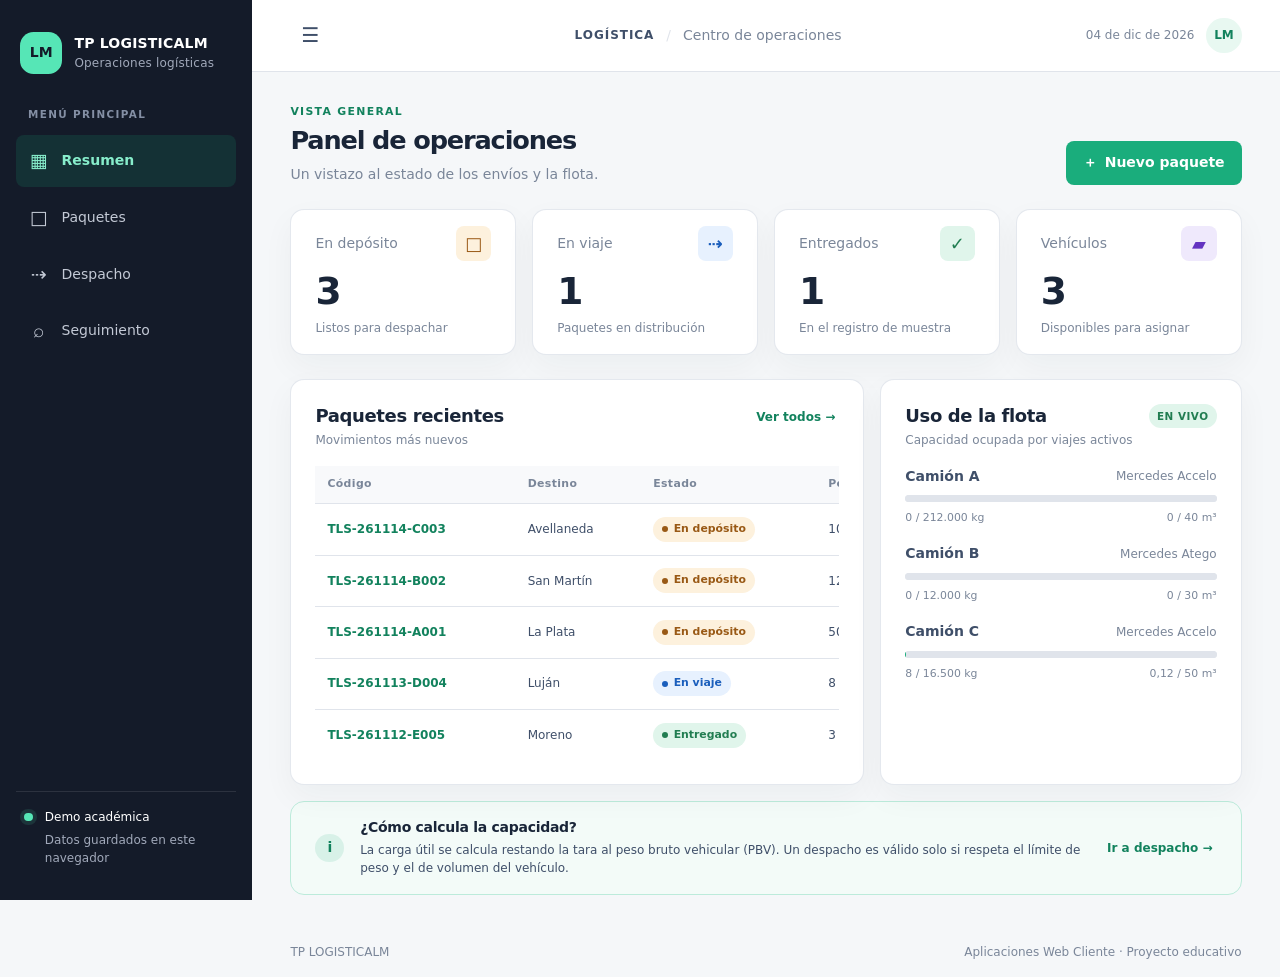
<file: index.html>
<!doctype html>
<html lang="es">
<head>
  <meta charset="utf-8">
  <meta name="viewport" content="width=device-width, initial-scale=1">
  <meta name="theme-color" content="#101a2c">
  <meta name="description" content="Proyecto educativo para organizar paquetes, viajes y seguimiento de entregas.">
  <title>TP LOGISTICALM | Operaciones logísticas</title>
  <link rel="stylesheet" href="./css/styles.css">
  <script src="./js/main.js" defer></script>
</head>
<body>
  <a class="skip-link" href="#main-content">Saltar al contenido principal</a>
  <div class="app-shell">
    <button class="menu-backdrop" type="button" aria-label="Cerrar el menú"></button>
    <aside class="sidebar" aria-label="Navegación principal">
      <a class="brand" href="#panel" data-view="panel" aria-label="TP LOGISTICALM, ir al resumen">
        <span class="brand__mark" aria-hidden="true">LM</span>
        <span class="brand__text">TP LOGISTICALM<span class="brand__caption">Operaciones logísticas</span></span>
      </a>
      <p class="sidebar__label">MENÚ PRINCIPAL</p>
      <nav class="nav-list" aria-label="Secciones">
        <button class="nav-link is-active" type="button" data-view="panel" aria-current="page"><span class="nav-link__icon" aria-hidden="true">▦</span>Resumen</button>
        <button class="nav-link" type="button" data-view="paquetes"><span class="nav-link__icon" aria-hidden="true">□</span>Paquetes</button>
        <button class="nav-link" type="button" data-view="despacho"><span class="nav-link__icon" aria-hidden="true">⇢</span>Despacho</button>
        <button class="nav-link" type="button" data-view="seguimiento"><span class="nav-link__icon" aria-hidden="true">⌕</span>Seguimiento</button>
      </nav>
      <div class="sidebar__footer"><span class="status-dot" aria-hidden="true"></span><span>Demo académica<span class="sidebar__caption">Datos guardados en este navegador</span></span></div>
    </aside>

    <div class="workspace">
      <header class="topbar">
        <button class="icon-button mobile-menu" id="menu-toggle" type="button" aria-label="Abrir menú" aria-expanded="false"><span aria-hidden="true">☰</span></button>
        <div class="topbar__context"><span>LOGÍSTICA</span><span class="topbar__divider" aria-hidden="true">/</span><span>Centro de operaciones</span></div>
        <div class="topbar__right"><span class="topbar__date" id="today-label"></span><span class="avatar" aria-label="Usuario de demostración">LM</span></div>
      </header>

      <main class="main-content" id="main-content" tabindex="-1">
        <div class="notice" id="app-notice" role="status" aria-live="polite" hidden></div>
        <section class="page-view is-visible" data-page="panel" aria-labelledby="panel-title">
          <header class="page-header">
            <div><p class="eyebrow">VISTA GENERAL</p><h1 id="panel-title" tabindex="-1">Panel de operaciones</h1><p class="page-header__text">Un vistazo al estado de los envíos y la flota.</p></div>
            <button class="button button--primary" type="button" data-open-package><span aria-hidden="true">＋</span> Nuevo paquete</button>
          </header>
          <div class="metric-grid" aria-label="Indicadores de logística">
            <article class="metric-card"><div class="metric-card__top"><span>En depósito</span><span class="metric-icon metric-icon--amber" aria-hidden="true">□</span></div><p class="metric-card__value" id="metric-pending">—</p><p class="metric-card__hint">Listos para despachar</p></article>
            <article class="metric-card"><div class="metric-card__top"><span>En viaje</span><span class="metric-icon metric-icon--blue" aria-hidden="true">⇢</span></div><p class="metric-card__value" id="metric-transit">—</p><p class="metric-card__hint">Paquetes en distribución</p></article>
            <article class="metric-card"><div class="metric-card__top"><span>Entregados</span><span class="metric-icon metric-icon--green" aria-hidden="true">✓</span></div><p class="metric-card__value" id="metric-delivered">—</p><p class="metric-card__hint">En el registro de muestra</p></article>
            <article class="metric-card"><div class="metric-card__top"><span>Vehículos</span><span class="metric-icon metric-icon--violet" aria-hidden="true">▰</span></div><p class="metric-card__value" id="metric-vehicles">—</p><p class="metric-card__hint">Disponibles para asignar</p></article>
          </div>
          <div class="dashboard-grid">
            <section class="panel-card" aria-labelledby="recent-title">
              <div class="panel-card__header"><div><h2 id="recent-title">Paquetes recientes</h2><p>Movimientos más nuevos</p></div><button class="text-button" type="button" data-view="paquetes">Ver todos <span aria-hidden="true">→</span></button></div>
              <div class="table-wrap"><table class="data-table"><caption class="sr-only">Últimos paquetes registrados</caption><thead><tr><th scope="col">Código</th><th scope="col">Destino</th><th scope="col">Estado</th><th scope="col">Peso</th></tr></thead><tbody id="recent-packages"></tbody></table></div>
              <p class="empty-state" id="recent-empty" hidden>Todavía no hay paquetes. Registrá el primero.</p>
            </section>
            <section class="panel-card" aria-labelledby="fleet-title">
              <div class="panel-card__header"><div><h2 id="fleet-title">Uso de la flota</h2><p>Capacidad ocupada por viajes activos</p></div><span class="panel-card__badge">EN VIVO</span></div>
              <div class="fleet-list" id="fleet-overview"></div>
            </section>
          </div>
          <section class="tip-card"><span class="tip-card__icon" aria-hidden="true">i</span><div><h2>¿Cómo calcula la capacidad?</h2><p>La carga útil se calcula restando la tara al peso bruto vehicular (PBV). Un despacho es válido solo si respeta el límite de peso y el de volumen del vehículo.</p></div><button class="text-button" type="button" data-view="despacho">Ir a despacho <span aria-hidden="true">→</span></button></section>
        </section>

        <section class="page-view" data-page="paquetes" aria-labelledby="packages-title" hidden>
          <header class="page-header"><div><p class="eyebrow">REGISTRO</p><h1 id="packages-title" tabindex="-1">Paquetes</h1><p class="page-header__text">Buscá, filtrá y consultá los envíos de la operación.</p></div><button class="button button--primary" type="button" data-open-package><span aria-hidden="true">＋</span> Nuevo paquete</button></header>
          <section class="panel-card" aria-label="Listado de paquetes">
            <div class="filter-bar"><label class="search-field"><span class="sr-only">Buscar paquete</span><span aria-hidden="true">⌕</span><input id="package-search" type="search" placeholder="Código, destinatario o destino" autocomplete="off"></label><label class="select-field"><span class="sr-only">Filtrar por estado</span><select id="status-filter"><option value="todos">Todos los estados</option><option value="En depósito">En depósito</option><option value="En viaje">En viaje</option><option value="Entregado">Entregado</option></select></label><span class="result-count" id="package-count"></span></div>
            <div class="table-wrap"><table class="data-table"><caption class="sr-only">Todos los paquetes</caption><thead><tr><th scope="col">Código</th><th scope="col">Destinatario</th><th scope="col">Destino</th><th scope="col">Dimensiones</th><th scope="col">Volumen</th><th scope="col">Peso</th><th scope="col">Estado</th><th scope="col"><span class="sr-only">Acción</span></th></tr></thead><tbody id="package-rows"></tbody></table></div>
            <p class="empty-state" id="packages-empty" hidden>No encontramos paquetes con esos filtros.</p>
          </section>
        </section>

        <section class="page-view" data-page="despacho" aria-labelledby="dispatch-title" hidden>
          <header class="page-header"><div><p class="eyebrow">ARMADO DE VIAJE</p><h1 id="dispatch-title" tabindex="-1">Despacho</h1><p class="page-header__text">Elegí un vehículo y asigná paquetes sin superar su capacidad.</p></div></header>
          <div class="dispatch-grid">
            <section class="panel-card" aria-labelledby="vehicle-select-title"><div class="panel-card__header"><div><h2 id="vehicle-select-title">1. Seleccionar vehículo</h2><p>La carga útil es PBV menos tara.</p></div><span class="step-number">01</span></div><label class="form-field"><span>Vehículo</span><select id="dispatch-vehicle" required></select></label><div id="vehicle-specs" class="vehicle-specs"></div></section>
            <section class="panel-card" aria-labelledby="available-title"><div class="panel-card__header"><div><h2 id="available-title">2. Paquetes en depósito</h2><p>Seleccioná los paquetes para el viaje.</p></div><span class="step-number">02</span></div><div class="dispatch-packages" id="dispatch-available"></div></section>
          </div>
          <section class="panel-card capacity-card" aria-labelledby="capacity-title"><div class="panel-card__header"><div><h2 id="capacity-title">Capacidad del viaje</h2><p>La carga actual y los paquetes elegidos se suman antes de confirmar.</p></div><span class="capacity-state" id="capacity-state">Pendiente</span></div><div class="capacity-grid"><div class="capacity-meter"><div class="capacity-meter__heading"><span>Peso</span><span id="dispatch-weight-text">—</span></div><progress id="weight-progress" value="0" max="100" aria-label="Porcentaje de carga de peso"></progress></div><div class="capacity-meter"><div class="capacity-meter__heading"><span>Volumen</span><span id="dispatch-volume-text">—</span></div><progress id="volume-progress" value="0" max="100" aria-label="Porcentaje de carga de volumen"></progress></div></div><p class="capacity-message" id="capacity-message">Elegí un vehículo y al menos un paquete.</p><form id="dispatch-form"><button class="button button--primary" id="create-trip" type="submit" disabled>Crear viaje</button></form></section>
        </section>

        <section class="page-view" data-page="seguimiento" aria-labelledby="tracking-title" hidden>
          <header class="page-header"><div><p class="eyebrow">CONSULTA DE ENVÍOS</p><h1 id="tracking-title" tabindex="-1">Seguimiento</h1><p class="page-header__text">Ingresá el código para ver el recorrido del paquete.</p></div></header>
          <section class="tracking-search panel-card"><form id="tracking-form"><label class="form-field"><span>Código de seguimiento</span><input id="tracking-code" name="codigo" type="search" placeholder="Ej.: TLS-261114-A001" autocomplete="off" required></label><button class="button button--primary" type="submit">Consultar <span aria-hidden="true">→</span></button></form><p class="tracking-search__hint">Probá con un código de la tabla de paquetes.</p></section>
          <div id="tracking-result" class="tracking-result" aria-live="polite" aria-atomic="true"></div>
        </section>
      </main>
      <footer class="footer"><span>TP LOGISTICALM</span><span>Aplicaciones Web Cliente · Proyecto educativo</span></footer>
    </div>
  </div>

  <dialog class="dialog" id="package-dialog" aria-labelledby="package-dialog-title">
    <form class="dialog__content" id="package-form">
      <div class="dialog__header"><div><p class="eyebrow">RECEPCIÓN</p><h2 id="package-dialog-title">Registrar paquete</h2></div><button class="icon-button" type="button" data-close-dialog="package-dialog" aria-label="Cerrar">×</button></div>
      <div class="form-grid">
        <label class="form-field"><span>Remitente</span><input name="sender" required maxlength="80" placeholder="Nombre de quien envía"></label>
        <label class="form-field"><span>Destinatario</span><input name="recipient" required maxlength="80" placeholder="Nombre de quien recibe"></label>
        <label class="form-field"><span>Origen</span><input name="origin" required maxlength="80" placeholder="Ciudad de origen"></label>
        <label class="form-field"><span>Destino</span><input name="destination" required maxlength="80" placeholder="Ciudad de destino"></label>
        <label class="form-field form-field--wide"><span>Descripción</span><input name="description" required maxlength="100" placeholder="¿Qué contiene el paquete?"></label>
        <label class="form-field"><span>Peso (kg)</span><input name="weightKg" type="number" min="0.1" step="0.1" required></label>
        <fieldset class="dimensions-field form-field--wide"><legend>Medidas en metros</legend><div class="dimensions-grid"><label class="form-field"><span>Largo</span><input name="lengthM" type="number" min="0.01" step="0.01" required></label><label class="form-field"><span>Ancho</span><input name="widthM" type="number" min="0.01" step="0.01" required></label><label class="form-field"><span>Alto</span><input name="heightM" type="number" min="0.01" step="0.01" required></label></div></fieldset>
      </div>
      <p class="form-note">El volumen se calcula automáticamente: largo × ancho × alto.</p>
      <div class="dialog__actions"><button class="button button--secondary" type="button" data-close-dialog="package-dialog">Cancelar</button><button class="button button--primary" type="submit">Guardar paquete</button></div>
    </form>
  </dialog>
  <div class="toast" id="toast" role="status" aria-live="polite" aria-atomic="true"></div>
</body>
</html>
</file>
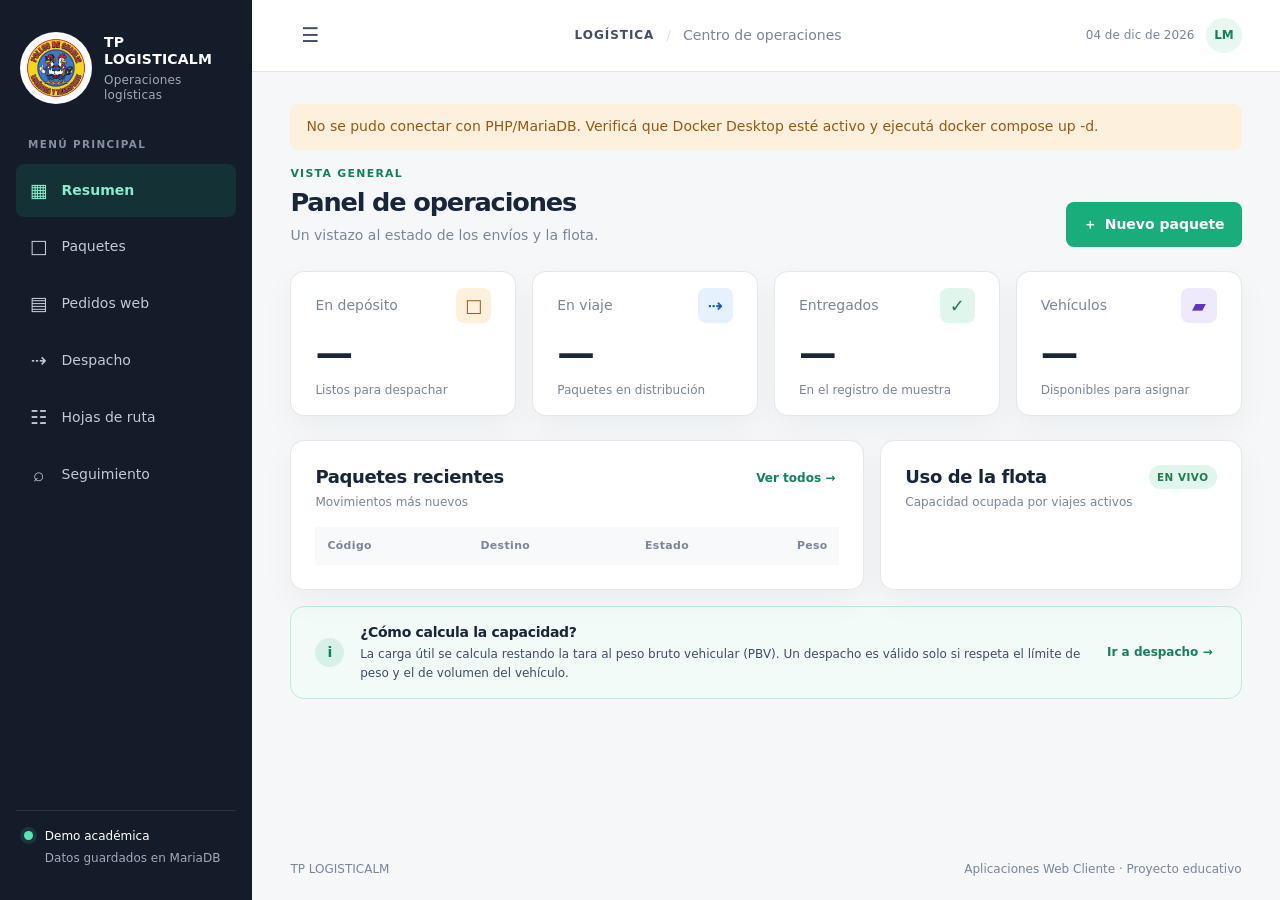
<file: TPLOGISTICALM-PHP/index.html>
<!doctype html>
<html lang="es">
  <head>
    <meta charset="utf-8" />
    <meta name="viewport" content="width=device-width, initial-scale=1" />
    <meta name="theme-color" content="#101a2c" />
    <meta
      name="description"
      content="Proyecto educativo para organizar paquetes, viajes y seguimiento de entregas."
    />
    <title>TP LOGISTICALM | Operaciones logísticas</title>
    <link rel="stylesheet" href="./css/styles.css" />
    <script src="./js/main.js" defer></script>
  </head>
  <body>
    <a class="skip-link" href="#main-content">Saltar al contenido principal</a>
    <div class="app-shell">
      <button
        class="menu-backdrop"
        type="button"
        aria-label="Cerrar el menú"
      ></button>

      <aside class="sidebar" aria-label="Navegación principal">
        <a
          class="brand"
          href="#panel"
          data-view="panel"
          aria-label="TP LOGISTICALM, ir al resumen"
        >
          <!-- span class="brand__mark" aria-hidden="true">LM</span> -->
          <img
            class="brand__logo"
            src="./img/PollosDeCharlie.jpeg"
            alt="Logo Pollos de Charlie"
          />
          <span class="brand__text"
            >TP LOGISTICALM<span class="brand__caption"
              >Operaciones logísticas</span
            ></span
          >
        </a>
        <p class="sidebar__label">MENÚ PRINCIPAL</p>
        <nav class="nav-list" aria-label="Secciones">
          <button
            class="nav-link is-active"
            type="button"
            data-view="panel"
            aria-current="page"
          >
            <span class="nav-link__icon" aria-hidden="true">▦</span>Resumen
          </button>
          <button class="nav-link" type="button" data-view="paquetes">
            <span class="nav-link__icon" aria-hidden="true">□</span>Paquetes
          </button>
          <button class="nav-link" type="button" data-view="pedidos">
            <span class="nav-link__icon" aria-hidden="true">▤</span>Pedidos web
          </button>
          <button class="nav-link" type="button" data-view="despacho">
            <span class="nav-link__icon" aria-hidden="true">⇢</span>Despacho
          </button>
          <button class="nav-link" type="button" data-view="rutas">
            <span class="nav-link__icon" aria-hidden="true">☷</span>Hojas de
            ruta
          </button>
          <button class="nav-link" type="button" data-view="seguimiento">
            <span class="nav-link__icon" aria-hidden="true">⌕</span>Seguimiento
          </button>
        </nav>
        <div class="sidebar__footer">
          <span class="status-dot" aria-hidden="true"></span
          ><span
            >Demo académica<span class="sidebar__caption"
              >Datos guardados en MariaDB</span
            ></span
          >
        </div>
      </aside>

      <div class="workspace">
        <header class="topbar">
          <button
            class="icon-button mobile-menu"
            id="menu-toggle"
            type="button"
            aria-label="Abrir menú"
            aria-expanded="false"
          >
            <span aria-hidden="true">☰</span>
          </button>
          <div class="topbar__context">
            <span>LOGÍSTICA</span
            ><span class="topbar__divider" aria-hidden="true">/</span
            ><span>Centro de operaciones</span>
          </div>
          <div class="topbar__right">
            <span class="topbar__date" id="today-label"></span
            ><span class="avatar" aria-label="Usuario de demostración">LM</span>
          </div>
        </header>

        <main class="main-content" id="main-content" tabindex="-1">
          <div
            class="notice"
            id="app-notice"
            role="status"
            aria-live="polite"
            hidden
          ></div>
          <section
            class="page-view is-visible"
            data-page="panel"
            aria-labelledby="panel-title"
          >
            <header class="page-header">
              <div>
                <p class="eyebrow">VISTA GENERAL</p>
                <h1 id="panel-title" tabindex="-1">Panel de operaciones</h1>
                <p class="page-header__text">
                  Un vistazo al estado de los envíos y la flota.
                </p>
              </div>
              <button
                class="button button--primary"
                type="button"
                data-open-package
              >
                <span aria-hidden="true">＋</span> Nuevo paquete
              </button>
            </header>
            <div class="metric-grid" aria-label="Indicadores de logística">
              <article class="metric-card">
                <div class="metric-card__top">
                  <span>En depósito</span
                  ><span
                    class="metric-icon metric-icon--amber"
                    aria-hidden="true"
                    >□</span
                  >
                </div>
                <p class="metric-card__value" id="metric-pending">—</p>
                <p class="metric-card__hint">Listos para despachar</p>
              </article>
              <article class="metric-card">
                <div class="metric-card__top">
                  <span>En viaje</span
                  ><span
                    class="metric-icon metric-icon--blue"
                    aria-hidden="true"
                    >⇢</span
                  >
                </div>
                <p class="metric-card__value" id="metric-transit">—</p>
                <p class="metric-card__hint">Paquetes en distribución</p>
              </article>
              <article class="metric-card">
                <div class="metric-card__top">
                  <span>Entregados</span
                  ><span
                    class="metric-icon metric-icon--green"
                    aria-hidden="true"
                    >✓</span
                  >
                </div>
                <p class="metric-card__value" id="metric-delivered">—</p>
                <p class="metric-card__hint">En el registro de muestra</p>
              </article>
              <article class="metric-card">
                <div class="metric-card__top">
                  <span>Vehículos</span
                  ><span
                    class="metric-icon metric-icon--violet"
                    aria-hidden="true"
                    >▰</span
                  >
                </div>
                <p class="metric-card__value" id="metric-vehicles">—</p>
                <p class="metric-card__hint">Disponibles para asignar</p>
              </article>
            </div>
            <div class="dashboard-grid">
              <section class="panel-card" aria-labelledby="recent-title">
                <div class="panel-card__header">
                  <div>
                    <h2 id="recent-title">Paquetes recientes</h2>
                    <p>Movimientos más nuevos</p>
                  </div>
                  <button
                    class="text-button"
                    type="button"
                    data-view="paquetes"
                  >
                    Ver todos <span aria-hidden="true">→</span>
                  </button>
                </div>
                <div class="table-wrap">
                  <table class="data-table">
                    <caption class="sr-only">
                      Últimos paquetes registrados
                    </caption>
                    <thead>
                      <tr>
                        <th scope="col">Código</th>
                        <th scope="col">Destino</th>
                        <th scope="col">Estado</th>
                        <th scope="col">Peso</th>
                      </tr>
                    </thead>
                    <tbody id="recent-packages"></tbody>
                  </table>
                </div>
                <p class="empty-state" id="recent-empty" hidden>
                  Todavía no hay paquetes. Registrá el primero.
                </p>
              </section>
              <section class="panel-card" aria-labelledby="fleet-title">
                <div class="panel-card__header">
                  <div>
                    <h2 id="fleet-title">Uso de la flota</h2>
                    <p>Capacidad ocupada por viajes activos</p>
                  </div>
                  <span class="panel-card__badge">EN VIVO</span>
                </div>
                <div class="fleet-list" id="fleet-overview"></div>
              </section>
            </div>
            <section class="tip-card">
              <span class="tip-card__icon" aria-hidden="true">i</span>
              <div>
                <h2>¿Cómo calcula la capacidad?</h2>
                <p>
                  La carga útil se calcula restando la tara al peso bruto
                  vehicular (PBV). Un despacho es válido solo si respeta el
                  límite de peso y el de volumen del vehículo.
                </p>
              </div>
              <button class="text-button" type="button" data-view="despacho">
                Ir a despacho <span aria-hidden="true">→</span>
              </button>
            </section>
          </section>

          <section
            class="page-view"
            data-page="paquetes"
            aria-labelledby="packages-title"
            hidden
          >
            <header class="page-header">
              <div>
                <p class="eyebrow">REGISTRO</p>
                <h1 id="packages-title" tabindex="-1">Paquetes</h1>
                <p class="page-header__text">
                  Buscá, filtrá y consultá los envíos de la operación.
                </p>
              </div>
              <button
                class="button button--primary"
                type="button"
                data-open-package
              >
                <span aria-hidden="true">＋</span> Nuevo paquete
              </button>
            </header>
            <section class="panel-card" aria-label="Listado de paquetes">
              <div class="filter-bar">
                <label class="search-field"
                  ><span class="sr-only">Buscar paquete</span
                  ><span aria-hidden="true">⌕</span
                  ><input
                    id="package-search"
                    type="search"
                    placeholder="Código, destinatario o destino"
                    autocomplete="off" /></label
                ><label class="select-field"
                  ><span class="sr-only">Filtrar por estado</span
                  ><select id="status-filter">
                    <option value="todos">Todos los estados</option>
                    <option value="En depósito">En depósito</option>
                    <option value="En viaje">En viaje</option>
                    <option value="Entregado">Entregado</option>
                  </select></label
                ><span class="result-count" id="package-count"></span>
              </div>
              <div class="table-wrap">
                <table class="data-table">
                  <caption class="sr-only">
                    Todos los paquetes
                  </caption>
                  <thead>
                    <tr>
                      <th scope="col">Código</th>
                      <th scope="col">Destinatario</th>
                      <th scope="col">Destino</th>
                      <th scope="col">Dimensiones</th>
                      <th scope="col">Volumen</th>
                      <th scope="col">Peso</th>
                      <th scope="col">Estado</th>
                      <th scope="col"><span class="sr-only">Acción</span></th>
                    </tr>
                  </thead>
                  <tbody id="package-rows"></tbody>
                </table>
              </div>
              <p class="empty-state" id="packages-empty" hidden>
                No encontramos paquetes con esos filtros.
              </p>
            </section>
          </section>

          <section
            class="page-view"
            data-page="pedidos"
            aria-labelledby="orders-title"
            hidden
          >
            <header class="page-header">
              <div>
                <p class="eyebrow">TIENDA TPLM</p>
                <h1 id="orders-title" tabindex="-1">Pedidos web</h1>
                <p class="page-header__text">
                  Compras enviadas desde el formulario de la tienda.
                </p>
              </div>
              <button
                class="button button--secondary"
                id="refresh-orders"
                type="button"
              >
                Actualizar pedidos
              </button>
            </header>
            <div class="orders-list" id="web-orders-list" aria-live="polite">
              <p class="empty-state">Cargando pedidos…</p>
            </div>
            <p class="form-note">
              Los pedidos recibidos quedan pendientes de preparación. Para
              despacharlos, registrá el peso y las medidas reales del paquete.
            </p>
          </section>

          <section
            class="page-view"
            data-page="despacho"
            aria-labelledby="dispatch-title"
            hidden
          >
            <header class="page-header">
              <div>
                <p class="eyebrow">ARMADO DE VIAJE</p>
                <h1 id="dispatch-title" tabindex="-1">Despacho</h1>
                <p class="page-header__text">
                  Elegí un vehículo y asigná paquetes sin superar su capacidad.
                </p>
              </div>
            </header>
            <div class="dispatch-grid">
              <section
                class="panel-card"
                aria-labelledby="vehicle-select-title"
              >
                <div class="panel-card__header">
                  <div>
                    <h2 id="vehicle-select-title">1. Seleccionar vehículo</h2>
                    <p>La carga útil es PBV menos tara.</p>
                  </div>
                  <span class="step-number">01</span>
                </div>
                <label class="form-field"
                  ><span>Vehículo</span
                  ><select id="dispatch-vehicle" required></select
                ></label>
                <div id="vehicle-specs" class="vehicle-specs"></div>
              </section>
              <section class="panel-card" aria-labelledby="available-title">
                <div class="panel-card__header">
                  <div>
                    <h2 id="available-title">2. Paquetes en depósito</h2>
                    <p>Seleccioná una zona y paquetes con CPA.</p>
                  </div>
                  <span class="step-number">02</span>
                </div>
                <label class="form-field"
                  ><span>Zona de reparto</span
                  ><select id="dispatch-zone">
                    <option value="CABA">Capital Federal (CABA)</option>
                    <option value="GBA" selected>
                      Gran Buenos Aires (GBA)
                    </option>
                    <option value="Interior">Interior</option>
                  </select></label
                >
                <div class="dispatch-packages" id="dispatch-available"></div>
              </section>
            </div>
            <section
              class="panel-card capacity-card"
              aria-labelledby="capacity-title"
            >
              <div class="panel-card__header">
                <div>
                  <h2 id="capacity-title">Capacidad del viaje</h2>
                  <p>
                    La carga actual y los paquetes elegidos se suman antes de
                    confirmar.
                  </p>
                </div>
                <span class="capacity-state" id="capacity-state"
                  >Pendiente</span
                >
              </div>
              <div class="capacity-grid">
                <div class="capacity-meter">
                  <div class="capacity-meter__heading">
                    <span>Peso</span><span id="dispatch-weight-text">—</span>
                  </div>
                  <progress
                    id="weight-progress"
                    value="0"
                    max="100"
                    aria-label="Porcentaje de carga de peso"
                  ></progress>
                </div>
                <div class="capacity-meter">
                  <div class="capacity-meter__heading">
                    <span>Volumen</span><span id="dispatch-volume-text">—</span>
                  </div>
                  <progress
                    id="volume-progress"
                    value="0"
                    max="100"
                    aria-label="Porcentaje de carga de volumen"
                  ></progress>
                </div>
              </div>
              <p class="capacity-message" id="capacity-message">
                Elegí un vehículo y al menos un paquete.
              </p>
              <form id="dispatch-form">
                <button
                  class="button button--primary"
                  id="create-trip"
                  type="submit"
                  disabled
                >
                  Crear viaje
                </button>
              </form>
            </section>
          </section>

          <section
            class="page-view"
            data-page="rutas"
            aria-labelledby="routes-title"
            hidden
          >
            <header class="page-header">
              <div>
                <p class="eyebrow">PLANIFICACIÓN DE REPARTO</p>
                <h1 id="routes-title" tabindex="-1">Hojas de ruta</h1>
                <p class="page-header__text">
                  Paquetes asignados a cada unidad, agrupados por zona y
                  ordenados por CPA.
                </p>
              </div>
            </header>
            <div class="orders-list" id="route-sheets"></div>
          </section>

          <section
            class="page-view"
            data-page="seguimiento"
            aria-labelledby="tracking-title"
            hidden
          >
            <header class="page-header">
              <div>
                <p class="eyebrow">CONSULTA DE ENVÍOS</p>
                <h1 id="tracking-title" tabindex="-1">Seguimiento</h1>
                <p class="page-header__text">
                  Ingresá el código para ver el recorrido del paquete.
                </p>
              </div>
            </header>
            <section class="tracking-search panel-card">
              <form id="tracking-form">
                <label class="form-field"
                  ><span>Código de seguimiento</span
                  ><input
                    id="tracking-code"
                    name="codigo"
                    type="search"
                    placeholder="Ej.: TLS-261114-A001"
                    autocomplete="off"
                    required /></label
                ><button class="button button--primary" type="submit">
                  Consultar <span aria-hidden="true">→</span>
                </button>
              </form>
              <p class="tracking-search__hint">
                Probá con un código de la tabla de paquetes.
              </p>
            </section>
            <div
              id="tracking-result"
              class="tracking-result"
              aria-live="polite"
              aria-atomic="true"
            ></div>
          </section>
        </main>
        <footer class="footer">
          <span>TP LOGISTICALM</span
          ><span>Aplicaciones Web Cliente · Proyecto educativo</span>
        </footer>
      </div>
    </div>

    <dialog
      class="dialog"
      id="package-dialog"
      aria-labelledby="package-dialog-title"
    >
      <form class="dialog__content" id="package-form">
        <div class="dialog__header">
          <div>
            <p class="eyebrow">RECEPCIÓN</p>
            <h2 id="package-dialog-title">Registrar paquete</h2>
          </div>
          <button
            class="icon-button"
            type="button"
            data-close-dialog="package-dialog"
            aria-label="Cerrar"
          >
            ×
          </button>
        </div>
        <div class="form-grid">
          <label class="form-field"
            ><span>Remitente</span
            ><input
              name="sender"
              required
              maxlength="80"
              placeholder="Nombre de quien envía"
          /></label>
          <label class="form-field"
            ><span>Destinatario</span
            ><input
              name="recipient"
              required
              maxlength="80"
              placeholder="Nombre de quien recibe"
          /></label>
          <label class="form-field"
            ><span>Origen</span
            ><input
              name="origin"
              required
              maxlength="80"
              placeholder="Ciudad de origen"
          /></label>
          <label class="form-field"
            ><span>Destino</span
            ><input
              name="destination"
              required
              maxlength="80"
              placeholder="Ciudad de destino"
          /></label>
          <label class="form-field"
            ><span>Zona de reparto</span
            ><select name="zone" required>
              <option value="CABA">Capital Federal (CABA)</option>
              <option value="GBA">Gran Buenos Aires (GBA)</option>
              <option value="Interior">Interior</option>
            </select></label
          >
          <label class="form-field"
            ><span>CPA (8 caracteres)</span
            ><input
              name="postalCode"
              required
              pattern="[A-Za-z][0-9]{4}[A-Za-z]{3}"
              maxlength="8"
              placeholder="Ej.: C1000ABC"
              title="Ingresá un CPA alfanumérico de 8 caracteres"
          /></label>
          <label class="form-field form-field--wide"
            ><span>Descripción</span
            ><input
              name="description"
              required
              maxlength="100"
              placeholder="¿Qué contiene el paquete?"
          /></label>
          <label class="form-field"
            ><span>Peso (kg)</span
            ><input name="weightKg" type="number" min="0.1" step="0.1" required
          /></label>
          <fieldset class="dimensions-field form-field--wide">
            <legend>Medidas en metros</legend>
            <div class="dimensions-grid">
              <label class="form-field"
                ><span>Largo</span
                ><input
                  name="lengthM"
                  type="number"
                  min="0.01"
                  step="0.01"
                  required /></label
              ><label class="form-field"
                ><span>Ancho</span
                ><input
                  name="widthM"
                  type="number"
                  min="0.01"
                  step="0.01"
                  required /></label
              ><label class="form-field"
                ><span>Alto</span
                ><input
                  name="heightM"
                  type="number"
                  min="0.01"
                  step="0.01"
                  required
              /></label>
            </div>
          </fieldset>
        </div>
        <p class="form-note">
          El volumen se calcula automáticamente: largo × ancho × alto. El CPA
          informa el destino postal; la zona se asigna por separado para
          organizar el reparto.
        </p>
        <div class="dialog__actions">
          <button
            class="button button--secondary"
            type="button"
            data-close-dialog="package-dialog"
          >
            Cancelar</button
          ><button class="button button--primary" type="submit">
            Guardar paquete
          </button>
        </div>
      </form>
    </dialog>
    <div
      class="toast"
      id="toast"
      role="status"
      aria-live="polite"
      aria-atomic="true"
    ></div>
  </body>
</html>
</file>
<file: css/styles.css>
@layer reset, base, layout, components, utilities;

@layer reset {
  *, *::before, *::after { box-sizing: border-box; }
  body, h1, h2, h3, p { margin: 0; }
  button, input, select { font: inherit; }
  button { color: inherit; }
  table { border-collapse: collapse; }
}

@layer base {
  :root {
    --clr-ink: hsl(218 38% 16%);
    --clr-ink-soft: hsl(218 25% 33%);
    --clr-muted: hsl(218 13% 54%);
    --clr-line: hsl(218 22% 90%);
    --clr-paper: hsl(0 0% 100%);
    --clr-canvas: hsl(220 28% 97%);
    --clr-sidebar: hsl(220 35% 12%);
    --clr-sidebar-soft: hsl(220 27% 20%);
    --clr-accent: hsl(160 74% 39%);
    --clr-accent-dark: hsl(160 76% 29%);
    --clr-accent-soft: hsl(155 52% 94%);
    --clr-amber: hsl(38 90% 93%);
    --clr-amber-ink: hsl(31 76% 34%);
    --clr-blue: hsl(213 92% 95%);
    --clr-blue-ink: hsl(215 76% 42%);
    --clr-green: hsl(151 52% 92%);
    --clr-green-ink: hsl(151 58% 31%);
    --clr-red: hsl(2 82% 96%);
    --clr-red-ink: hsl(2 67% 44%);
    --clr-violet: hsl(260 76% 95%);
    --clr-violet-ink: hsl(260 58% 48%);
    --space-1: 0.25rem;
    --space-2: 0.5rem;
    --space-3: 0.75rem;
    --space-4: 1rem;
    --space-5: 1.5rem;
    --space-6: 2rem;
    --text-xs: 0.75rem;
    --text-sm: 0.875rem;
    --text-base: 1rem;
    --text-lg: 1.125rem;
    --text-xl: 1.375rem;
    --text-2xl: clamp(1.6rem, 2vw, 2rem);
    --radius-sm: 0.5rem;
    --radius-md: 0.875rem;
    --radius-lg: 1.125rem;
    --leading-base: 1.55;
    --shadow-card: 0 0.75rem 2rem hsl(218 38% 16% / 0.045);
    color-scheme: light;
    font-family: "Segoe UI", system-ui, sans-serif;
    color: var(--clr-ink);
    background: var(--clr-canvas);
    font-size: 16px;
    line-height: var(--leading-base);
  }
  body { min-width: 20rem; min-height: 100vh; background: var(--clr-canvas); }
  button { border: 0; cursor: pointer; }
  button:disabled { cursor: not-allowed; opacity: 0.55; }
  a { color: inherit; }
  input, select { color: var(--clr-ink); }
  :focus-visible { outline: 3px solid hsl(160 74% 39% / 0.38); outline-offset: 3px; }
  ::selection { color: var(--clr-ink); background: hsl(160 74% 39% / 0.2); }
}

@layer layout {
  .app-shell { min-height: 100vh; }
  .sidebar { position: fixed; z-index: 20; inset: 0 auto 0 0; display: flex; width: 15.75rem; flex-direction: column; padding: var(--space-5) var(--space-4); color: var(--clr-paper); background: var(--clr-sidebar); }
  .workspace { min-height: 100vh; margin-left: 15.75rem; }
  .main-content { width: min(100%, 92rem); min-height: calc(100vh - 8rem); margin-inline: auto; padding: var(--space-6) clamp(1.25rem, 3vw, 3rem); }
  .metric-grid { display: grid; grid-template-columns: repeat(4, minmax(0, 1fr)); gap: var(--space-4); margin-bottom: var(--space-5); }
  .dashboard-grid { display: grid; grid-template-columns: minmax(0, 1.35fr) minmax(18rem, 0.85fr); gap: var(--space-4); margin-bottom: var(--space-4); }
  .dispatch-grid { display: grid; grid-template-columns: minmax(0, 0.85fr) minmax(0, 1.15fr); gap: var(--space-4); margin-bottom: var(--space-4); }
  .capacity-grid { display: grid; grid-template-columns: repeat(2, minmax(0, 1fr)); gap: var(--space-5); }
  .footer { display: flex; justify-content: space-between; gap: var(--space-4); margin: 0 auto; padding: var(--space-4) clamp(1.25rem, 3vw, 3rem); color: var(--clr-muted); font-size: var(--text-xs); }
}

@layer components {
  .skip-link { position: fixed; z-index: 100; top: var(--space-3); left: var(--space-3); transform: translateY(-180%); padding: var(--space-2) var(--space-4); border-radius: var(--radius-sm); color: var(--clr-paper); background: var(--clr-sidebar); }
  .skip-link:focus { transform: translateY(0); }
  .brand { display: flex; align-items: center; gap: var(--space-3); padding: var(--space-2) var(--space-1) var(--space-6); text-decoration: none; }
  .brand__mark { display: grid; width: 2.65rem; aspect-ratio: 1; place-items: center; border-radius: 0.85rem; color: var(--clr-sidebar); background: hsl(160 74% 62%); font-size: var(--text-sm); font-weight: 800; }
  .brand__text { display: grid; font-size: var(--text-sm); font-weight: 750; letter-spacing: 0.015em; line-height: 1.25; }
  .brand__caption, .sidebar__caption { display: block; margin-top: var(--space-1); color: hsl(220 15% 68%); font-size: var(--text-xs); font-weight: 400; }
  .sidebar__label { padding: 0 var(--space-3); color: hsl(220 15% 58%); font-size: 0.65rem; font-weight: 700; letter-spacing: 0.13em; }
  .nav-list { display: grid; gap: var(--space-1); margin-top: var(--space-3); }
  .nav-link { display: flex; align-items: center; gap: var(--space-3); width: 100%; padding: 0.72rem var(--space-3); border-radius: var(--radius-sm); color: hsl(220 18% 80%); background: transparent; text-align: left; font-size: var(--text-sm); transition: background 150ms ease, color 150ms ease; }
  .nav-link:hover { color: var(--clr-paper); background: var(--clr-sidebar-soft); }
  .nav-link.is-active { color: hsl(160 74% 73%); background: hsl(160 74% 39% / 0.15); font-weight: 650; }
  .nav-link__icon { display: inline-grid; width: 1.35rem; place-items: center; font-size: 1.2rem; }
  .sidebar__footer { display: flex; align-items: flex-start; gap: var(--space-3); margin-top: auto; padding: var(--space-4) var(--space-2) var(--space-2); border-top: 1px solid hsl(0 0% 100% / 0.1); font-size: var(--text-xs); }
  .status-dot { width: 0.55rem; aspect-ratio: 1; flex: 0 0 auto; margin-top: 0.28rem; border-radius: 50%; background: hsl(160 74% 62%); box-shadow: 0 0 0 0.25rem hsl(160 74% 62% / 0.12); }
  .topbar { position: sticky; z-index: 10; top: 0; display: flex; min-height: 4.5rem; align-items: center; justify-content: space-between; gap: var(--space-4); padding: var(--space-2) clamp(1.25rem, 3vw, 3rem); border-bottom: 1px solid var(--clr-line); background: hsl(0 0% 100% / 0.92); backdrop-filter: blur(1rem); }
  .topbar__context, .topbar__right { display: flex; align-items: center; gap: var(--space-3); }
  .topbar__context { color: var(--clr-muted); font-size: var(--text-sm); }
  .topbar__context span:first-child { color: var(--clr-ink-soft); font-size: var(--text-xs); font-weight: 750; letter-spacing: 0.08em; }
  .topbar__divider { color: var(--clr-line); }
  .topbar__date { color: var(--clr-muted); font-size: var(--text-xs); }
  .avatar { display: grid; width: 2.2rem; aspect-ratio: 1; place-items: center; border-radius: 50%; color: var(--clr-accent-dark); background: var(--clr-accent-soft); font-size: var(--text-xs); font-weight: 750; }
  .mobile-menu { display: none; }
  .page-view[hidden] { display: none; }
  .page-view.is-visible { animation: appear 180ms ease-out; }
  .page-header { display: flex; align-items: flex-end; justify-content: space-between; gap: var(--space-4); margin-bottom: var(--space-5); }
  .eyebrow { margin-bottom: var(--space-1); color: var(--clr-accent-dark); font-size: 0.68rem; font-weight: 750; letter-spacing: 0.12em; }
  h1 { color: var(--clr-ink); font-size: var(--text-2xl); font-weight: 720; letter-spacing: -0.045em; line-height: 1.2; }
  h2 { color: var(--clr-ink); font-size: var(--text-lg); font-weight: 700; letter-spacing: -0.02em; line-height: 1.3; }
  .page-header__text { margin-top: var(--space-2); color: var(--clr-muted); font-size: var(--text-sm); }
  .metric-card, .panel-card { min-width: 0; border: 1px solid hsl(218 22% 90% / 0.85); border-radius: var(--radius-md); background: var(--clr-paper); box-shadow: var(--shadow-card); }
  .metric-card { padding: var(--space-4) var(--space-5); }
  .metric-card__top { display: flex; align-items: center; justify-content: space-between; gap: var(--space-2); color: var(--clr-muted); font-size: var(--text-sm); }
  .metric-card__value { margin-top: var(--space-3); color: var(--clr-ink); font-size: clamp(1.8rem, 3vw, 2.35rem); font-weight: 740; letter-spacing: -0.05em; line-height: 1; }
  .metric-card__hint { margin-top: var(--space-2); color: var(--clr-muted); font-size: var(--text-xs); }
  .metric-icon { display: grid; width: 2.2rem; aspect-ratio: 1; place-items: center; border-radius: var(--radius-sm); font-size: var(--text-lg); font-weight: 700; }
  .metric-icon--amber { color: var(--clr-amber-ink); background: var(--clr-amber); }
  .metric-icon--blue { color: var(--clr-blue-ink); background: var(--clr-blue); }
  .metric-icon--green { color: var(--clr-green-ink); background: var(--clr-green); }
  .metric-icon--violet { color: var(--clr-violet-ink); background: var(--clr-violet); }
  .panel-card { padding: var(--space-5); }
  .panel-card__header { display: flex; align-items: flex-start; justify-content: space-between; gap: var(--space-3); margin-bottom: var(--space-4); }
  .panel-card__header p { margin-top: var(--space-1); color: var(--clr-muted); font-size: var(--text-xs); }
  .panel-card__badge { padding: 0.25rem 0.5rem; border-radius: 99rem; color: var(--clr-green-ink); background: var(--clr-green); font-size: 0.65rem; font-weight: 750; letter-spacing: 0.05em; }
  .text-button { padding: var(--space-1); color: var(--clr-accent-dark); background: transparent; font-size: var(--text-xs); font-weight: 680; white-space: nowrap; }
  .text-button:hover { text-decoration: underline; text-underline-offset: 0.2em; }
  .table-wrap { width: 100%; overflow-x: auto; }
  .data-table { width: 100%; min-width: 37rem; text-align: left; }
  .data-table th { padding: 0.65rem 0.75rem; color: var(--clr-muted); background: hsl(220 28% 98%); font-size: 0.68rem; font-weight: 700; letter-spacing: 0.035em; white-space: nowrap; }
  .data-table td { padding: 0.8rem 0.75rem; border-top: 1px solid var(--clr-line); color: var(--clr-ink-soft); font-size: var(--text-xs); white-space: nowrap; }
  .data-table tbody tr:hover { background: hsl(220 28% 98%); }
  .status-badge { display: inline-flex; align-items: center; gap: 0.35rem; padding: 0.25rem 0.55rem; border-radius: 99rem; font-size: 0.68rem; font-weight: 680; }
  .status-badge::before { width: 0.38rem; aspect-ratio: 1; border-radius: 50%; background: currentColor; content: ""; }
  .status-badge--deposito { color: var(--clr-amber-ink); background: var(--clr-amber); }
  .status-badge--viaje { color: var(--clr-blue-ink); background: var(--clr-blue); }
  .status-badge--entregado { color: var(--clr-green-ink); background: var(--clr-green); }
  .code-link { padding: 0; color: var(--clr-accent-dark); background: transparent; font-size: inherit; font-weight: 680; }
  .code-link:hover { text-decoration: underline; text-underline-offset: 0.18em; }
  .empty-state { padding: var(--space-5); color: var(--clr-muted); font-size: var(--text-sm); text-align: center; }
  .fleet-list { display: grid; gap: var(--space-4); }
  .fleet-item { display: grid; gap: var(--space-2); }
  .fleet-item__heading, .fleet-item__detail { display: flex; align-items: center; justify-content: space-between; gap: var(--space-2); }
  .fleet-item__name { color: var(--clr-ink-soft); font-size: var(--text-sm); font-weight: 650; }
  .fleet-item__type, .fleet-item__detail { color: var(--clr-muted); font-size: var(--text-xs); }
  .fleet-item__detail { font-size: 0.68rem; }
  progress { display: block; width: 100%; height: 0.45rem; overflow: hidden; border: 0; border-radius: 99rem; background: var(--clr-line); }
  progress::-webkit-progress-bar { border-radius: 99rem; background: var(--clr-line); }
  progress::-webkit-progress-value { border-radius: 99rem; background: var(--clr-accent); }
  progress::-moz-progress-bar { border-radius: 99rem; background: var(--clr-accent); }
  .tip-card { display: flex; align-items: center; gap: var(--space-4); padding: var(--space-4) var(--space-5); border: 1px solid hsl(160 54% 83%); border-radius: var(--radius-md); background: hsl(155 52% 97%); }
  .tip-card__icon { display: grid; width: 1.8rem; aspect-ratio: 1; flex: 0 0 auto; place-items: center; border-radius: 50%; color: var(--clr-accent-dark); background: hsl(160 74% 39% / 0.12); font-size: var(--text-sm); font-weight: 800; }
  .tip-card h2 { font-size: var(--text-sm); }
  .tip-card p { margin-top: var(--space-1); color: var(--clr-ink-soft); font-size: var(--text-xs); }
  .tip-card .text-button { margin-left: auto; }
  .filter-bar { display: flex; align-items: center; gap: var(--space-3); margin-bottom: var(--space-4); }
  .search-field, .select-field { display: flex; min-height: 2.7rem; align-items: center; gap: var(--space-2); padding: 0 var(--space-3); border: 1px solid var(--clr-line); border-radius: var(--radius-sm); color: var(--clr-muted); background: var(--clr-paper); }
  .search-field { flex: 1; }
  .search-field input, .select-field select { width: 100%; border: 0; outline: 0; background: transparent; font-size: var(--text-xs); }
  .select-field select { min-width: 10rem; }
  .result-count { color: var(--clr-muted); font-size: var(--text-xs); white-space: nowrap; }
  .button { display: inline-flex; min-height: 2.7rem; align-items: center; justify-content: center; gap: var(--space-2); padding: 0.65rem var(--space-4); border: 1px solid transparent; border-radius: var(--radius-sm); font-size: var(--text-sm); font-weight: 680; transition: background 150ms ease, transform 150ms ease; }
  .button:not(:disabled):active { transform: translateY(1px); }
  .button--primary { color: var(--clr-paper); background: var(--clr-accent); }
  .button--primary:not(:disabled):hover { background: var(--clr-accent-dark); }
  .button--secondary { border-color: var(--clr-line); color: var(--clr-ink-soft); background: var(--clr-paper); }
  .button--secondary:hover { background: var(--clr-canvas); }
  .button--small { min-height: 2rem; padding: 0.35rem 0.65rem; font-size: var(--text-xs); }
  .icon-button { display: grid; width: 2.5rem; aspect-ratio: 1; place-items: center; border-radius: var(--radius-sm); color: var(--clr-ink-soft); background: transparent; font-size: 1.25rem; }
  .icon-button:hover { background: var(--clr-canvas); }
  .step-number { display: grid; width: 2rem; aspect-ratio: 1; place-items: center; border-radius: 50%; color: var(--clr-accent-dark); background: var(--clr-accent-soft); font-size: var(--text-xs); font-weight: 750; }
  .form-field { display: grid; gap: var(--space-2); color: var(--clr-ink-soft); font-size: var(--text-xs); font-weight: 650; }
  .form-field input, .form-field select { width: 100%; min-height: 2.7rem; padding: 0.6rem 0.75rem; border: 1px solid var(--clr-line); border-radius: var(--radius-sm); background: var(--clr-paper); font-size: var(--text-sm); font-weight: 400; }
  .form-field input::placeholder { color: hsl(218 13% 68%); }
  .vehicle-specs { display: grid; grid-template-columns: repeat(2, minmax(0, 1fr)); gap: var(--space-3); margin-top: var(--space-4); }
  .spec-card { padding: var(--space-3); border-radius: var(--radius-sm); background: var(--clr-canvas); }
  .spec-card span { display: block; color: var(--clr-muted); font-size: 0.68rem; }
  .spec-card strong { display: block; margin-top: var(--space-1); color: var(--clr-ink); font-size: var(--text-sm); }
  .dispatch-packages { display: grid; max-height: 19rem; gap: var(--space-2); overflow-y: auto; }
  .package-option { display: flex; align-items: center; gap: var(--space-3); padding: var(--space-3); border: 1px solid var(--clr-line); border-radius: var(--radius-sm); cursor: pointer; }
  .package-option:hover { border-color: hsl(160 74% 39% / 0.5); background: hsl(155 52% 97%); }
  .package-option input { width: 1rem; height: 1rem; accent-color: var(--clr-accent); }
  .package-option__body { display: grid; min-width: 0; flex: 1; gap: 0.12rem; }
  .package-option__body strong { overflow: hidden; color: var(--clr-ink); font-size: var(--text-xs); text-overflow: ellipsis; white-space: nowrap; }
  .package-option__body span { color: var(--clr-muted); font-size: 0.68rem; }
  .capacity-card { margin-bottom: var(--space-4); }
  .capacity-state { padding: 0.25rem 0.6rem; border-radius: 99rem; color: var(--clr-muted); background: var(--clr-canvas); font-size: 0.68rem; font-weight: 700; }
  .capacity-state.is-valid { color: var(--clr-green-ink); background: var(--clr-green); }
  .capacity-state.is-invalid { color: var(--clr-red-ink); background: var(--clr-red); }
  .capacity-meter { display: grid; gap: var(--space-2); }
  .capacity-meter__heading { display: flex; justify-content: space-between; gap: var(--space-2); color: var(--clr-ink-soft); font-size: var(--text-xs); font-weight: 650; }
  .capacity-meter__heading span:last-child { color: var(--clr-muted); font-weight: 500; }
  .capacity-meter progress.is-over::-webkit-progress-value, .capacity-meter progress.is-over::-moz-progress-bar { background: hsl(2 67% 52%); }
  .capacity-message { min-height: 1.5rem; margin-top: var(--space-4); color: var(--clr-muted); font-size: var(--text-xs); }
  #dispatch-form { display: flex; justify-content: flex-end; margin-top: var(--space-3); }
  .tracking-search { max-width: 55rem; }
  .tracking-search form { display: flex; align-items: flex-end; gap: var(--space-3); }
  .tracking-search .form-field { flex: 1; }
  .tracking-search__hint { margin-top: var(--space-3); color: var(--clr-muted); font-size: var(--text-xs); }
  .tracking-result { max-width: 55rem; margin-top: var(--space-4); }
  .tracking-card { overflow: hidden; border: 1px solid var(--clr-line); border-radius: var(--radius-md); background: var(--clr-paper); box-shadow: var(--shadow-card); }
  .tracking-card__header { display: flex; align-items: flex-start; justify-content: space-between; gap: var(--space-4); padding: var(--space-5); border-bottom: 1px solid var(--clr-line); }
  .tracking-card__code { margin-top: var(--space-1); color: var(--clr-muted); font-size: var(--text-xs); }
  .tracking-card__route { display: grid; grid-template-columns: 1fr auto 1fr; align-items: center; gap: var(--space-3); padding: var(--space-5); border-bottom: 1px solid var(--clr-line); }
  .route-point span { display: block; color: var(--clr-muted); font-size: 0.68rem; }
  .route-point strong { display: block; margin-top: 0.15rem; color: var(--clr-ink); font-size: var(--text-sm); }
  .route-line { color: var(--clr-accent); font-size: var(--text-xl); }
  .tracking-card__body { padding: var(--space-5); }
  .tracking-card__body h3 { margin-bottom: var(--space-4); color: var(--clr-ink); font-size: var(--text-sm); }
  .timeline { display: grid; gap: 0; }
  .timeline__item { position: relative; display: grid; grid-template-columns: 1rem 1fr auto; gap: var(--space-3); min-height: 3.2rem; }
  .timeline__item:not(:last-child)::before { position: absolute; top: 1rem; bottom: -0.2rem; left: 0.43rem; width: 1px; background: var(--clr-line); content: ""; }
  .timeline__dot { z-index: 1; width: 0.9rem; height: 0.9rem; margin-top: 0.15rem; border: 2px solid var(--clr-paper); border-radius: 50%; background: var(--clr-accent); box-shadow: 0 0 0 1px var(--clr-accent); }
  .timeline__text strong { display: block; color: var(--clr-ink-soft); font-size: var(--text-xs); }
  .timeline__text span, .timeline__date { color: var(--clr-muted); font-size: 0.68rem; }
  .tracking-action { margin-top: var(--space-3); }
  .dialog { width: min(100% - 2rem, 40rem); max-height: min(90vh, 52rem); padding: 0; border: 1px solid var(--clr-line); border-radius: var(--radius-lg); color: var(--clr-ink); background: var(--clr-paper); box-shadow: 0 2rem 5rem hsl(218 38% 16% / 0.2); }
  .dialog::backdrop { background: hsl(218 38% 16% / 0.52); backdrop-filter: blur(0.2rem); }
  .dialog__content { padding: var(--space-5); }
  .dialog__header, .dialog__actions { display: flex; align-items: center; justify-content: space-between; gap: var(--space-3); }
  .dialog__header { margin-bottom: var(--space-4); }
  .dialog__header h2 { font-size: var(--text-xl); }
  .form-grid { display: grid; grid-template-columns: repeat(2, minmax(0, 1fr)); gap: var(--space-4); }
  .form-field--wide { grid-column: 1 / -1; }
  .dimensions-field { min-width: 0; margin: 0; padding: 0; border: 0; }
  .dimensions-field legend { margin-bottom: var(--space-2); color: var(--clr-ink-soft); font-size: var(--text-xs); font-weight: 650; }
  .dimensions-grid { display: grid; grid-template-columns: repeat(3, minmax(0, 1fr)); gap: var(--space-3); }
  .form-note { margin-top: var(--space-3); color: var(--clr-muted); font-size: var(--text-xs); }
  .dialog__actions { justify-content: flex-end; margin-top: var(--space-5); }
  .notice { margin-bottom: var(--space-4); padding: var(--space-3) var(--space-4); border-radius: var(--radius-sm); color: var(--clr-amber-ink); background: var(--clr-amber); font-size: var(--text-sm); }
  .toast { position: fixed; z-index: 50; right: var(--space-5); bottom: var(--space-5); max-width: min(26rem, calc(100vw - 2rem)); padding: var(--space-3) var(--space-4); transform: translateY(1rem); border-radius: var(--radius-sm); color: var(--clr-paper); background: var(--clr-sidebar); box-shadow: var(--shadow-card); opacity: 0; pointer-events: none; transition: opacity 150ms ease, transform 150ms ease; font-size: var(--text-sm); }
  .toast.is-visible { transform: translateY(0); opacity: 1; }
  .toast.is-error { background: var(--clr-red-ink); }
  .menu-backdrop { display: none; }
}

@layer utilities {
  .sr-only { position: absolute; width: 1px; height: 1px; overflow: hidden; clip: rect(0, 0, 0, 0); white-space: nowrap; clip-path: inset(50%); }
  @keyframes appear { from { opacity: 0; transform: translateY(0.35rem); } to { opacity: 1; transform: translateY(0); } }
}

@media (max-width: 68rem) {
  .metric-grid { grid-template-columns: repeat(2, minmax(0, 1fr)); }
  .dashboard-grid { grid-template-columns: minmax(0, 1.2fr) minmax(16rem, 0.8fr); }
}
@media (max-width: 52rem) {
  .sidebar { transform: translateX(-105%); transition: transform 180ms ease; }
  .workspace { margin-left: 0; }
  .app-shell--menu-open .sidebar { transform: translateX(0); }
  .app-shell--menu-open .menu-backdrop { position: fixed; z-index: 15; inset: 0; display: block; width: 100%; height: 100%; background: hsl(218 38% 16% / 0.35); }
  .mobile-menu { display: grid; }
  .topbar { justify-content: flex-start; }
  .topbar__right { margin-left: auto; }
  .dashboard-grid, .dispatch-grid { grid-template-columns: 1fr; }
  .tip-card { align-items: flex-start; flex-wrap: wrap; }
  .tip-card .text-button { margin-left: 2.7rem; }
}
@media (max-width: 36rem) {
  .main-content { min-height: calc(100vh - 7rem); padding: var(--space-5) var(--space-4); }
  .topbar { min-height: 3.75rem; padding-inline: var(--space-4); }
  .topbar__context { gap: var(--space-2); font-size: var(--text-xs); }
  .topbar__date { display: none; }
  .page-header { align-items: flex-start; flex-direction: column; }
  .page-header > .button { width: 100%; }
  .metric-card { padding: var(--space-4); }
  .metric-card__top { font-size: var(--text-xs); }
  .metric-card__hint { line-height: 1.35; }
  .panel-card { padding: var(--space-4); }
  .filter-bar { align-items: stretch; flex-direction: column; }
  .select-field select { min-width: 0; }
  .result-count { align-self: flex-end; }
  .capacity-grid { grid-template-columns: 1fr; }
  .tracking-search form { align-items: stretch; flex-direction: column; }
  .tracking-search form .button { width: 100%; }
  .tracking-card__header { align-items: flex-start; flex-direction: column; }
  .tracking-card__route { gap: var(--space-2); padding: var(--space-4); }
  .route-point strong { font-size: var(--text-xs); }
  .timeline__item { grid-template-columns: 1rem 1fr; }
  .timeline__date { grid-column: 2; margin-top: -0.5rem; }
  .form-grid { grid-template-columns: 1fr; }
  .form-field--wide { grid-column: auto; }
  .dimensions-grid { gap: var(--space-2); }
  .dimensions-grid input { padding-inline: 0.5rem; }
  .footer { align-items: flex-start; flex-direction: column; gap: var(--space-1); padding: var(--space-4); }
}
</file>
<file: TPLOGISTICALM-PHP/css/styles.css>
@layer reset, base, layout, components, utilities;

@layer reset {
  *,
  *::before,
  *::after {
    box-sizing: border-box;
  }
  body,
  h1,
  h2,
  h3,
  p {
    margin: 0;
  }
  button,
  input,
  select {
    font: inherit;
  }
  button {
    color: inherit;
  }
  table {
    border-collapse: collapse;
  }
}

@layer base {
  :root {
    --clr-ink: hsl(218 38% 16%);
    --clr-ink-soft: hsl(218 25% 33%);
    --clr-muted: hsl(218 13% 54%);
    --clr-line: hsl(218 22% 90%);
    --clr-paper: hsl(0 0% 100%);
    --clr-canvas: hsl(220 28% 97%);
    --clr-sidebar: hsl(220 35% 12%);
    --clr-sidebar-soft: hsl(220 27% 20%);
    --clr-accent: hsl(160 74% 39%);
    --clr-accent-dark: hsl(160 76% 29%);
    --clr-accent-soft: hsl(155 52% 94%);
    --clr-amber: hsl(38 90% 93%);
    --clr-amber-ink: hsl(31 76% 34%);
    --clr-blue: hsl(213 92% 95%);
    --clr-blue-ink: hsl(215 76% 42%);
    --clr-green: hsl(151 52% 92%);
    --clr-green-ink: hsl(151 58% 31%);
    --clr-red: hsl(2 82% 96%);
    --clr-red-ink: hsl(2 67% 44%);
    --clr-violet: hsl(260 76% 95%);
    --clr-violet-ink: hsl(260 58% 48%);
    --space-1: 0.25rem;
    --space-2: 0.5rem;
    --space-3: 0.75rem;
    --space-4: 1rem;
    --space-5: 1.5rem;
    --space-6: 2rem;
    --text-xs: 0.75rem;
    --text-sm: 0.875rem;
    --text-base: 1rem;
    --text-lg: 1.125rem;
    --text-xl: 1.375rem;
    --text-2xl: clamp(1.6rem, 2vw, 2rem);
    --radius-sm: 0.5rem;
    --radius-md: 0.875rem;
    --radius-lg: 1.125rem;
    --leading-base: 1.55;
    --shadow-card: 0 0.75rem 2rem hsl(218 38% 16% / 0.045);
    color-scheme: light;
    font-family: "Segoe UI", system-ui, sans-serif;
    color: var(--clr-ink);
    background: var(--clr-canvas);
    font-size: 16px;
    line-height: var(--leading-base);
  }
  body {
    min-width: 20rem;
    min-height: 100vh;
    background: var(--clr-canvas);
  }
  button {
    border: 0;
    cursor: pointer;
  }
  button:disabled {
    cursor: not-allowed;
    opacity: 0.55;
  }
  a {
    color: inherit;
  }
  input,
  select {
    color: var(--clr-ink);
  }
  :focus-visible {
    outline: 3px solid hsl(160 74% 39% / 0.38);
    outline-offset: 3px;
  }
  ::selection {
    color: var(--clr-ink);
    background: hsl(160 74% 39% / 0.2);
  }
}

@layer layout {
  .app-shell {
    min-height: 100vh;
  }
  .sidebar {
    position: fixed;
    z-index: 20;
    inset: 0 auto 0 0;
    display: flex;
    width: 15.75rem;
    flex-direction: column;
    padding: var(--space-5) var(--space-4);
    color: var(--clr-paper);
    background: var(--clr-sidebar);
  }
  .workspace {
    min-height: 100vh;
    margin-left: 15.75rem;
  }
  .main-content {
    width: min(100%, 92rem);
    min-height: calc(100vh - 8rem);
    margin-inline: auto;
    padding: var(--space-6) clamp(1.25rem, 3vw, 3rem);
  }
  .metric-grid {
    display: grid;
    grid-template-columns: repeat(4, minmax(0, 1fr));
    gap: var(--space-4);
    margin-bottom: var(--space-5);
  }
  .dashboard-grid {
    display: grid;
    grid-template-columns: minmax(0, 1.35fr) minmax(18rem, 0.85fr);
    gap: var(--space-4);
    margin-bottom: var(--space-4);
  }
  .dispatch-grid {
    display: grid;
    grid-template-columns: minmax(0, 0.85fr) minmax(0, 1.15fr);
    gap: var(--space-4);
    margin-bottom: var(--space-4);
  }
  .capacity-grid {
    display: grid;
    grid-template-columns: repeat(2, minmax(0, 1fr));
    gap: var(--space-5);
  }
  .footer {
    display: flex;
    justify-content: space-between;
    gap: var(--space-4);
    margin: 0 auto;
    padding: var(--space-4) clamp(1.25rem, 3vw, 3rem);
    color: var(--clr-muted);
    font-size: var(--text-xs);
  }
}

@layer components {
  .skip-link {
    position: fixed;
    z-index: 100;
    top: var(--space-3);
    left: var(--space-3);
    transform: translateY(-180%);
    padding: var(--space-2) var(--space-4);
    border-radius: var(--radius-sm);
    color: var(--clr-paper);
    background: var(--clr-sidebar);
  }
  .skip-link:focus {
    transform: translateY(0);
  }
  .brand {
    display: flex;
    align-items: center;
    gap: var(--space-3);
    padding: var(--space-2) var(--space-1) var(--space-6);
    text-decoration: none;
  }
  .brand__mark {
    display: grid;
    width: 2.65rem;
    aspect-ratio: 1;
    place-items: center;
    border-radius: 0.85rem;
    color: var(--clr-sidebar);
    background: hsl(160 74% 62%);
    font-size: var(--text-sm);
    font-weight: 800;
  }
  .brand__logo {
    width: 72px;
    height: 72px;
    border-radius: 50%;
    object-fit: cover;
    flex-shrink: 0;
  }
  .brand__text {
    display: grid;
    font-size: var(--text-sm);
    font-weight: 750;
    letter-spacing: 0.015em;
    line-height: 1.25;
  }
  .brand__caption,
  .sidebar__caption {
    display: block;
    margin-top: var(--space-1);
    color: hsl(220 15% 68%);
    font-size: var(--text-xs);
    font-weight: 400;
  }
  .sidebar__label {
    padding: 0 var(--space-3);
    color: hsl(220 15% 58%);
    font-size: 0.65rem;
    font-weight: 700;
    letter-spacing: 0.13em;
  }
  .nav-list {
    display: grid;
    gap: var(--space-1);
    margin-top: var(--space-3);
  }
  .nav-link {
    display: flex;
    align-items: center;
    gap: var(--space-3);
    width: 100%;
    padding: 0.72rem var(--space-3);
    border-radius: var(--radius-sm);
    color: hsl(220 18% 80%);
    background: transparent;
    text-align: left;
    font-size: var(--text-sm);
    transition:
      background 150ms ease,
      color 150ms ease;
  }
  .nav-link:hover {
    color: var(--clr-paper);
    background: var(--clr-sidebar-soft);
  }
  .nav-link.is-active {
    color: hsl(160 74% 73%);
    background: hsl(160 74% 39% / 0.15);
    font-weight: 650;
  }
  .nav-link__icon {
    display: inline-grid;
    width: 1.35rem;
    place-items: center;
    font-size: 1.2rem;
  }
  .sidebar__footer {
    display: flex;
    align-items: flex-start;
    gap: var(--space-3);
    margin-top: auto;
    padding: var(--space-4) var(--space-2) var(--space-2);
    border-top: 1px solid hsl(0 0% 100% / 0.1);
    font-size: var(--text-xs);
  }
  .status-dot {
    width: 0.55rem;
    aspect-ratio: 1;
    flex: 0 0 auto;
    margin-top: 0.28rem;
    border-radius: 50%;
    background: hsl(160 74% 62%);
    box-shadow: 0 0 0 0.25rem hsl(160 74% 62% / 0.12);
  }
  .topbar {
    position: sticky;
    z-index: 10;
    top: 0;
    display: flex;
    min-height: 4.5rem;
    align-items: center;
    justify-content: space-between;
    gap: var(--space-4);
    padding: var(--space-2) clamp(1.25rem, 3vw, 3rem);
    border-bottom: 1px solid var(--clr-line);
    background: hsl(0 0% 100% / 0.92);
    backdrop-filter: blur(1rem);
  }
  .topbar__context,
  .topbar__right {
    display: flex;
    align-items: center;
    gap: var(--space-3);
  }
  .topbar__context {
    color: var(--clr-muted);
    font-size: var(--text-sm);
  }
  .topbar__context span:first-child {
    color: var(--clr-ink-soft);
    font-size: var(--text-xs);
    font-weight: 750;
    letter-spacing: 0.08em;
  }
  .topbar__divider {
    color: var(--clr-line);
  }
  .topbar__date {
    color: var(--clr-muted);
    font-size: var(--text-xs);
  }
  .avatar {
    display: grid;
    width: 2.2rem;
    aspect-ratio: 1;
    place-items: center;
    border-radius: 50%;
    color: var(--clr-accent-dark);
    background: var(--clr-accent-soft);
    font-size: var(--text-xs);
    font-weight: 750;
  }
  .mobile-menu {
    display: none;
  }
  .page-view[hidden] {
    display: none;
  }
  .page-view.is-visible {
    animation: appear 180ms ease-out;
  }
  .page-header {
    display: flex;
    align-items: flex-end;
    justify-content: space-between;
    gap: var(--space-4);
    margin-bottom: var(--space-5);
  }
  .eyebrow {
    margin-bottom: var(--space-1);
    color: var(--clr-accent-dark);
    font-size: 0.68rem;
    font-weight: 750;
    letter-spacing: 0.12em;
  }
  h1 {
    color: var(--clr-ink);
    font-size: var(--text-2xl);
    font-weight: 720;
    letter-spacing: -0.045em;
    line-height: 1.2;
  }
  h2 {
    color: var(--clr-ink);
    font-size: var(--text-lg);
    font-weight: 700;
    letter-spacing: -0.02em;
    line-height: 1.3;
  }
  .page-header__text {
    margin-top: var(--space-2);
    color: var(--clr-muted);
    font-size: var(--text-sm);
  }
  .metric-card,
  .panel-card {
    min-width: 0;
    border: 1px solid hsl(218 22% 90% / 0.85);
    border-radius: var(--radius-md);
    background: var(--clr-paper);
    box-shadow: var(--shadow-card);
  }
  .metric-card {
    padding: var(--space-4) var(--space-5);
  }
  .metric-card__top {
    display: flex;
    align-items: center;
    justify-content: space-between;
    gap: var(--space-2);
    color: var(--clr-muted);
    font-size: var(--text-sm);
  }
  .metric-card__value {
    margin-top: var(--space-3);
    color: var(--clr-ink);
    font-size: clamp(1.8rem, 3vw, 2.35rem);
    font-weight: 740;
    letter-spacing: -0.05em;
    line-height: 1;
  }
  .metric-card__hint {
    margin-top: var(--space-2);
    color: var(--clr-muted);
    font-size: var(--text-xs);
  }
  .metric-icon {
    display: grid;
    width: 2.2rem;
    aspect-ratio: 1;
    place-items: center;
    border-radius: var(--radius-sm);
    font-size: var(--text-lg);
    font-weight: 700;
  }
  .metric-icon--amber {
    color: var(--clr-amber-ink);
    background: var(--clr-amber);
  }
  .metric-icon--blue {
    color: var(--clr-blue-ink);
    background: var(--clr-blue);
  }
  .metric-icon--green {
    color: var(--clr-green-ink);
    background: var(--clr-green);
  }
  .metric-icon--violet {
    color: var(--clr-violet-ink);
    background: var(--clr-violet);
  }
  .panel-card {
    padding: var(--space-5);
  }
  .panel-card__header {
    display: flex;
    align-items: flex-start;
    justify-content: space-between;
    gap: var(--space-3);
    margin-bottom: var(--space-4);
  }
  .panel-card__header p {
    margin-top: var(--space-1);
    color: var(--clr-muted);
    font-size: var(--text-xs);
  }
  .panel-card__badge {
    padding: 0.25rem 0.5rem;
    border-radius: 99rem;
    color: var(--clr-green-ink);
    background: var(--clr-green);
    font-size: 0.65rem;
    font-weight: 750;
    letter-spacing: 0.05em;
  }
  .text-button {
    padding: var(--space-1);
    color: var(--clr-accent-dark);
    background: transparent;
    font-size: var(--text-xs);
    font-weight: 680;
    white-space: nowrap;
  }
  .text-button:hover {
    text-decoration: underline;
    text-underline-offset: 0.2em;
  }
  .table-wrap {
    width: 100%;
    overflow-x: auto;
  }
  .data-table {
    width: 100%;
    min-width: 37rem;
    text-align: left;
  }
  .data-table th {
    padding: 0.65rem 0.75rem;
    color: var(--clr-muted);
    background: hsl(220 28% 98%);
    font-size: 0.68rem;
    font-weight: 700;
    letter-spacing: 0.035em;
    white-space: nowrap;
  }
  .data-table td {
    padding: 0.8rem 0.75rem;
    border-top: 1px solid var(--clr-line);
    color: var(--clr-ink-soft);
    font-size: var(--text-xs);
    white-space: nowrap;
  }
  .data-table tbody tr:hover {
    background: hsl(220 28% 98%);
  }
  .status-badge {
    display: inline-flex;
    align-items: center;
    gap: 0.35rem;
    padding: 0.25rem 0.55rem;
    border-radius: 99rem;
    font-size: 0.68rem;
    font-weight: 680;
  }
  .status-badge::before {
    width: 0.38rem;
    aspect-ratio: 1;
    border-radius: 50%;
    background: currentColor;
    content: "";
  }
  .status-badge--deposito {
    color: var(--clr-amber-ink);
    background: var(--clr-amber);
  }
  .status-badge--viaje {
    color: var(--clr-blue-ink);
    background: var(--clr-blue);
  }
  .status-badge--entregado {
    color: var(--clr-green-ink);
    background: var(--clr-green);
  }
  .code-link {
    padding: 0;
    color: var(--clr-accent-dark);
    background: transparent;
    font-size: inherit;
    font-weight: 680;
  }
  .code-link:hover {
    text-decoration: underline;
    text-underline-offset: 0.18em;
  }
  .empty-state {
    padding: var(--space-5);
    color: var(--clr-muted);
    font-size: var(--text-sm);
    text-align: center;
  }
  .fleet-list {
    display: grid;
    gap: var(--space-4);
  }
  .fleet-item {
    display: grid;
    gap: var(--space-2);
  }
  .fleet-item__heading,
  .fleet-item__detail {
    display: flex;
    align-items: center;
    justify-content: space-between;
    gap: var(--space-2);
  }
  .fleet-item__name {
    color: var(--clr-ink-soft);
    font-size: var(--text-sm);
    font-weight: 650;
  }
  .fleet-item__type,
  .fleet-item__detail {
    color: var(--clr-muted);
    font-size: var(--text-xs);
  }
  .fleet-item__detail {
    font-size: 0.68rem;
  }
  progress {
    display: block;
    width: 100%;
    height: 0.45rem;
    overflow: hidden;
    border: 0;
    border-radius: 99rem;
    background: var(--clr-line);
  }
  progress::-webkit-progress-bar {
    border-radius: 99rem;
    background: var(--clr-line);
  }
  progress::-webkit-progress-value {
    border-radius: 99rem;
    background: var(--clr-accent);
  }
  progress::-moz-progress-bar {
    border-radius: 99rem;
    background: var(--clr-accent);
  }
  .tip-card {
    display: flex;
    align-items: center;
    gap: var(--space-4);
    padding: var(--space-4) var(--space-5);
    border: 1px solid hsl(160 54% 83%);
    border-radius: var(--radius-md);
    background: hsl(155 52% 97%);
  }
  .tip-card__icon {
    display: grid;
    width: 1.8rem;
    aspect-ratio: 1;
    flex: 0 0 auto;
    place-items: center;
    border-radius: 50%;
    color: var(--clr-accent-dark);
    background: hsl(160 74% 39% / 0.12);
    font-size: var(--text-sm);
    font-weight: 800;
  }
  .tip-card h2 {
    font-size: var(--text-sm);
  }
  .tip-card p {
    margin-top: var(--space-1);
    color: var(--clr-ink-soft);
    font-size: var(--text-xs);
  }
  .tip-card .text-button {
    margin-left: auto;
  }
  .filter-bar {
    display: flex;
    align-items: center;
    gap: var(--space-3);
    margin-bottom: var(--space-4);
  }
  .search-field,
  .select-field {
    display: flex;
    min-height: 2.7rem;
    align-items: center;
    gap: var(--space-2);
    padding: 0 var(--space-3);
    border: 1px solid var(--clr-line);
    border-radius: var(--radius-sm);
    color: var(--clr-muted);
    background: var(--clr-paper);
  }
  .search-field {
    flex: 1;
  }
  .search-field input,
  .select-field select {
    width: 100%;
    border: 0;
    outline: 0;
    background: transparent;
    font-size: var(--text-xs);
  }
  .select-field select {
    min-width: 10rem;
  }
  .result-count {
    color: var(--clr-muted);
    font-size: var(--text-xs);
    white-space: nowrap;
  }
  .button {
    display: inline-flex;
    min-height: 2.7rem;
    align-items: center;
    justify-content: center;
    gap: var(--space-2);
    padding: 0.65rem var(--space-4);
    border: 1px solid transparent;
    border-radius: var(--radius-sm);
    font-size: var(--text-sm);
    font-weight: 680;
    transition:
      background 150ms ease,
      transform 150ms ease;
  }
  .button:not(:disabled):active {
    transform: translateY(1px);
  }
  .button--primary {
    color: var(--clr-paper);
    background: var(--clr-accent);
  }
  .button--primary:not(:disabled):hover {
    background: var(--clr-accent-dark);
  }
  .button--secondary {
    border-color: var(--clr-line);
    color: var(--clr-ink-soft);
    background: var(--clr-paper);
  }
  .button--secondary:hover {
    background: var(--clr-canvas);
  }
  .button--small {
    min-height: 2rem;
    padding: 0.35rem 0.65rem;
    font-size: var(--text-xs);
  }
  .icon-button {
    display: grid;
    width: 2.5rem;
    aspect-ratio: 1;
    place-items: center;
    border-radius: var(--radius-sm);
    color: var(--clr-ink-soft);
    background: transparent;
    font-size: 1.25rem;
  }
  .icon-button:hover {
    background: var(--clr-canvas);
  }
  .step-number {
    display: grid;
    width: 2rem;
    aspect-ratio: 1;
    place-items: center;
    border-radius: 50%;
    color: var(--clr-accent-dark);
    background: var(--clr-accent-soft);
    font-size: var(--text-xs);
    font-weight: 750;
  }
  .form-field {
    display: grid;
    gap: var(--space-2);
    color: var(--clr-ink-soft);
    font-size: var(--text-xs);
    font-weight: 650;
  }
  .form-field input,
  .form-field select {
    width: 100%;
    min-height: 2.7rem;
    padding: 0.6rem 0.75rem;
    border: 1px solid var(--clr-line);
    border-radius: var(--radius-sm);
    background: var(--clr-paper);
    font-size: var(--text-sm);
    font-weight: 400;
  }
  .form-field input::placeholder {
    color: hsl(218 13% 68%);
  }
  .vehicle-specs {
    display: grid;
    grid-template-columns: repeat(2, minmax(0, 1fr));
    gap: var(--space-3);
    margin-top: var(--space-4);
  }
  .spec-card {
    padding: var(--space-3);
    border-radius: var(--radius-sm);
    background: var(--clr-canvas);
  }
  .spec-card span {
    display: block;
    color: var(--clr-muted);
    font-size: 0.68rem;
  }
  .spec-card strong {
    display: block;
    margin-top: var(--space-1);
    color: var(--clr-ink);
    font-size: var(--text-sm);
  }
  .dispatch-packages {
    display: grid;
    max-height: 19rem;
    gap: var(--space-2);
    overflow-y: auto;
  }
  .package-option {
    display: flex;
    align-items: center;
    gap: var(--space-3);
    padding: var(--space-3);
    border: 1px solid var(--clr-line);
    border-radius: var(--radius-sm);
    cursor: pointer;
  }
  .package-option:hover {
    border-color: hsl(160 74% 39% / 0.5);
    background: hsl(155 52% 97%);
  }
  .package-option input {
    width: 1rem;
    height: 1rem;
    accent-color: var(--clr-accent);
  }
  .package-option__body {
    display: grid;
    min-width: 0;
    flex: 1;
    gap: 0.12rem;
  }
  .package-option__body strong {
    overflow: hidden;
    color: var(--clr-ink);
    font-size: var(--text-xs);
    text-overflow: ellipsis;
    white-space: nowrap;
  }
  .package-option__body span {
    color: var(--clr-muted);
    font-size: 0.68rem;
  }
  .capacity-card {
    margin-bottom: var(--space-4);
  }
  .capacity-state {
    padding: 0.25rem 0.6rem;
    border-radius: 99rem;
    color: var(--clr-muted);
    background: var(--clr-canvas);
    font-size: 0.68rem;
    font-weight: 700;
  }
  .capacity-state.is-valid {
    color: var(--clr-green-ink);
    background: var(--clr-green);
  }
  .capacity-state.is-invalid {
    color: var(--clr-red-ink);
    background: var(--clr-red);
  }
  .capacity-meter {
    display: grid;
    gap: var(--space-2);
  }
  .capacity-meter__heading {
    display: flex;
    justify-content: space-between;
    gap: var(--space-2);
    color: var(--clr-ink-soft);
    font-size: var(--text-xs);
    font-weight: 650;
  }
  .capacity-meter__heading span:last-child {
    color: var(--clr-muted);
    font-weight: 500;
  }
  .capacity-meter progress.is-over::-webkit-progress-value,
  .capacity-meter progress.is-over::-moz-progress-bar {
    background: hsl(2 67% 52%);
  }
  .capacity-message {
    min-height: 1.5rem;
    margin-top: var(--space-4);
    color: var(--clr-muted);
    font-size: var(--text-xs);
  }
  #dispatch-form {
    display: flex;
    justify-content: flex-end;
    margin-top: var(--space-3);
  }
  .tracking-search {
    max-width: 55rem;
  }
  .tracking-search form {
    display: flex;
    align-items: flex-end;
    gap: var(--space-3);
  }
  .tracking-search .form-field {
    flex: 1;
  }
  .tracking-search__hint {
    margin-top: var(--space-3);
    color: var(--clr-muted);
    font-size: var(--text-xs);
  }
  .tracking-result {
    max-width: 55rem;
    margin-top: var(--space-4);
  }
  .tracking-card {
    overflow: hidden;
    border: 1px solid var(--clr-line);
    border-radius: var(--radius-md);
    background: var(--clr-paper);
    box-shadow: var(--shadow-card);
  }
  .tracking-card__header {
    display: flex;
    align-items: flex-start;
    justify-content: space-between;
    gap: var(--space-4);
    padding: var(--space-5);
    border-bottom: 1px solid var(--clr-line);
  }
  .tracking-card__code {
    margin-top: var(--space-1);
    color: var(--clr-muted);
    font-size: var(--text-xs);
  }
  .tracking-card__route {
    display: grid;
    grid-template-columns: 1fr auto 1fr;
    align-items: center;
    gap: var(--space-3);
    padding: var(--space-5);
    border-bottom: 1px solid var(--clr-line);
  }
  .route-point span {
    display: block;
    color: var(--clr-muted);
    font-size: 0.68rem;
  }
  .route-point strong {
    display: block;
    margin-top: 0.15rem;
    color: var(--clr-ink);
    font-size: var(--text-sm);
  }
  .route-line {
    color: var(--clr-accent);
    font-size: var(--text-xl);
  }
  .tracking-card__body {
    padding: var(--space-5);
  }
  .tracking-card__body h3 {
    margin-bottom: var(--space-4);
    color: var(--clr-ink);
    font-size: var(--text-sm);
  }
  .timeline {
    display: grid;
    gap: 0;
  }
  .timeline__item {
    position: relative;
    display: grid;
    grid-template-columns: 1rem 1fr auto;
    gap: var(--space-3);
    min-height: 3.2rem;
  }
  .timeline__item:not(:last-child)::before {
    position: absolute;
    top: 1rem;
    bottom: -0.2rem;
    left: 0.43rem;
    width: 1px;
    background: var(--clr-line);
    content: "";
  }
  .timeline__dot {
    z-index: 1;
    width: 0.9rem;
    height: 0.9rem;
    margin-top: 0.15rem;
    border: 2px solid var(--clr-paper);
    border-radius: 50%;
    background: var(--clr-accent);
    box-shadow: 0 0 0 1px var(--clr-accent);
  }
  .timeline__text strong {
    display: block;
    color: var(--clr-ink-soft);
    font-size: var(--text-xs);
  }
  .timeline__text span,
  .timeline__date {
    color: var(--clr-muted);
    font-size: 0.68rem;
  }
  .tracking-action {
    margin-top: var(--space-3);
  }
  .dialog {
    width: min(100% - 2rem, 40rem);
    max-height: min(90vh, 52rem);
    padding: 0;
    border: 1px solid var(--clr-line);
    border-radius: var(--radius-lg);
    color: var(--clr-ink);
    background: var(--clr-paper);
    box-shadow: 0 2rem 5rem hsl(218 38% 16% / 0.2);
  }
  .dialog::backdrop {
    background: hsl(218 38% 16% / 0.52);
    backdrop-filter: blur(0.2rem);
  }
  .dialog__content {
    padding: var(--space-5);
  }
  .dialog__header,
  .dialog__actions {
    display: flex;
    align-items: center;
    justify-content: space-between;
    gap: var(--space-3);
  }
  .dialog__header {
    margin-bottom: var(--space-4);
  }
  .dialog__header h2 {
    font-size: var(--text-xl);
  }
  .form-grid {
    display: grid;
    grid-template-columns: repeat(2, minmax(0, 1fr));
    gap: var(--space-4);
  }
  .form-field--wide {
    grid-column: 1 / -1;
  }
  .dimensions-field {
    min-width: 0;
    margin: 0;
    padding: 0;
    border: 0;
  }
  .dimensions-field legend {
    margin-bottom: var(--space-2);
    color: var(--clr-ink-soft);
    font-size: var(--text-xs);
    font-weight: 650;
  }
  .dimensions-grid {
    display: grid;
    grid-template-columns: repeat(3, minmax(0, 1fr));
    gap: var(--space-3);
  }
  .form-note {
    margin-top: var(--space-3);
    color: var(--clr-muted);
    font-size: var(--text-xs);
  }
  .dialog__actions {
    justify-content: flex-end;
    margin-top: var(--space-5);
  }
  .notice {
    margin-bottom: var(--space-4);
    padding: var(--space-3) var(--space-4);
    border-radius: var(--radius-sm);
    color: var(--clr-amber-ink);
    background: var(--clr-amber);
    font-size: var(--text-sm);
  }
  .toast {
    position: fixed;
    z-index: 50;
    right: var(--space-5);
    bottom: var(--space-5);
    max-width: min(26rem, calc(100vw - 2rem));
    padding: var(--space-3) var(--space-4);
    transform: translateY(1rem);
    border-radius: var(--radius-sm);
    color: var(--clr-paper);
    background: var(--clr-sidebar);
    box-shadow: var(--shadow-card);
    opacity: 0;
    pointer-events: none;
    transition:
      opacity 150ms ease,
      transform 150ms ease;
    font-size: var(--text-sm);
  }
  .toast.is-visible {
    transform: translateY(0);
    opacity: 1;
  }
  .toast.is-error {
    background: var(--clr-red-ink);
  }
  .orders-list {
    display: grid;
    gap: var(--space-4);
  }
  .web-order-card h2 {
    margin: 0.25rem 0;
    font-size: var(--text-lg);
  }
  .web-order-card > p {
    color: var(--clr-ink-soft);
    font-size: var(--text-sm);
  }
  .web-order-items {
    display: grid;
    gap: var(--space-2);
    padding-left: 1.25rem;
    color: var(--clr-ink-soft);
    font-size: var(--text-sm);
  }
  .menu-backdrop {
    display: none;
  }
}

@layer utilities {
  .sr-only {
    position: absolute;
    width: 1px;
    height: 1px;
    overflow: hidden;
    clip: rect(0, 0, 0, 0);
    white-space: nowrap;
    clip-path: inset(50%);
  }
  @keyframes appear {
    from {
      opacity: 0;
      transform: translateY(0.35rem);
    }
    to {
      opacity: 1;
      transform: translateY(0);
    }
  }
}

@media (max-width: 68rem) {
  .metric-grid {
    grid-template-columns: repeat(2, minmax(0, 1fr));
  }
  .dashboard-grid {
    grid-template-columns: minmax(0, 1.2fr) minmax(16rem, 0.8fr);
  }
}
@media (max-width: 52rem) {
  .sidebar {
    transform: translateX(-105%);
    transition: transform 180ms ease;
  }
  .workspace {
    margin-left: 0;
  }
  .app-shell--menu-open .sidebar {
    transform: translateX(0);
  }
  .app-shell--menu-open .menu-backdrop {
    position: fixed;
    z-index: 15;
    inset: 0;
    display: block;
    width: 100%;
    height: 100%;
    background: hsl(218 38% 16% / 0.35);
  }
  .mobile-menu {
    display: grid;
  }
  .topbar {
    justify-content: flex-start;
  }
  .topbar__right {
    margin-left: auto;
  }
  .dashboard-grid,
  .dispatch-grid {
    grid-template-columns: 1fr;
  }
  .tip-card {
    align-items: flex-start;
    flex-wrap: wrap;
  }
  .tip-card .text-button {
    margin-left: 2.7rem;
  }
}
@media (max-width: 36rem) {
  .main-content {
    min-height: calc(100vh - 7rem);
    padding: var(--space-5) var(--space-4);
  }
  .topbar {
    min-height: 3.75rem;
    padding-inline: var(--space-4);
  }
  .topbar__context {
    gap: var(--space-2);
    font-size: var(--text-xs);
  }
  .topbar__date {
    display: none;
  }
  .page-header {
    align-items: flex-start;
    flex-direction: column;
  }
  .page-header > .button {
    width: 100%;
  }
  .metric-card {
    padding: var(--space-4);
  }
  .metric-card__top {
    font-size: var(--text-xs);
  }
  .metric-card__hint {
    line-height: 1.35;
  }
  .panel-card {
    padding: var(--space-4);
  }
  .filter-bar {
    align-items: stretch;
    flex-direction: column;
  }
  .select-field select {
    min-width: 0;
  }
  .result-count {
    align-self: flex-end;
  }
  .capacity-grid {
    grid-template-columns: 1fr;
  }
  .tracking-search form {
    align-items: stretch;
    flex-direction: column;
  }
  .tracking-search form .button {
    width: 100%;
  }
  .tracking-card__header {
    align-items: flex-start;
    flex-direction: column;
  }
  .tracking-card__route {
    gap: var(--space-2);
    padding: var(--space-4);
  }
  .route-point strong {
    font-size: var(--text-xs);
  }
  .timeline__item {
    grid-template-columns: 1rem 1fr;
  }
  .timeline__date {
    grid-column: 2;
    margin-top: -0.5rem;
  }
  .form-grid {
    grid-template-columns: 1fr;
  }
  .form-field--wide {
    grid-column: auto;
  }
  .dimensions-grid {
    gap: var(--space-2);
  }
  .dimensions-grid input {
    padding-inline: 0.5rem;
  }
  .footer {
    align-items: flex-start;
    flex-direction: column;
    gap: var(--space-1);
    padding: var(--space-4);
  }
}
</file>
